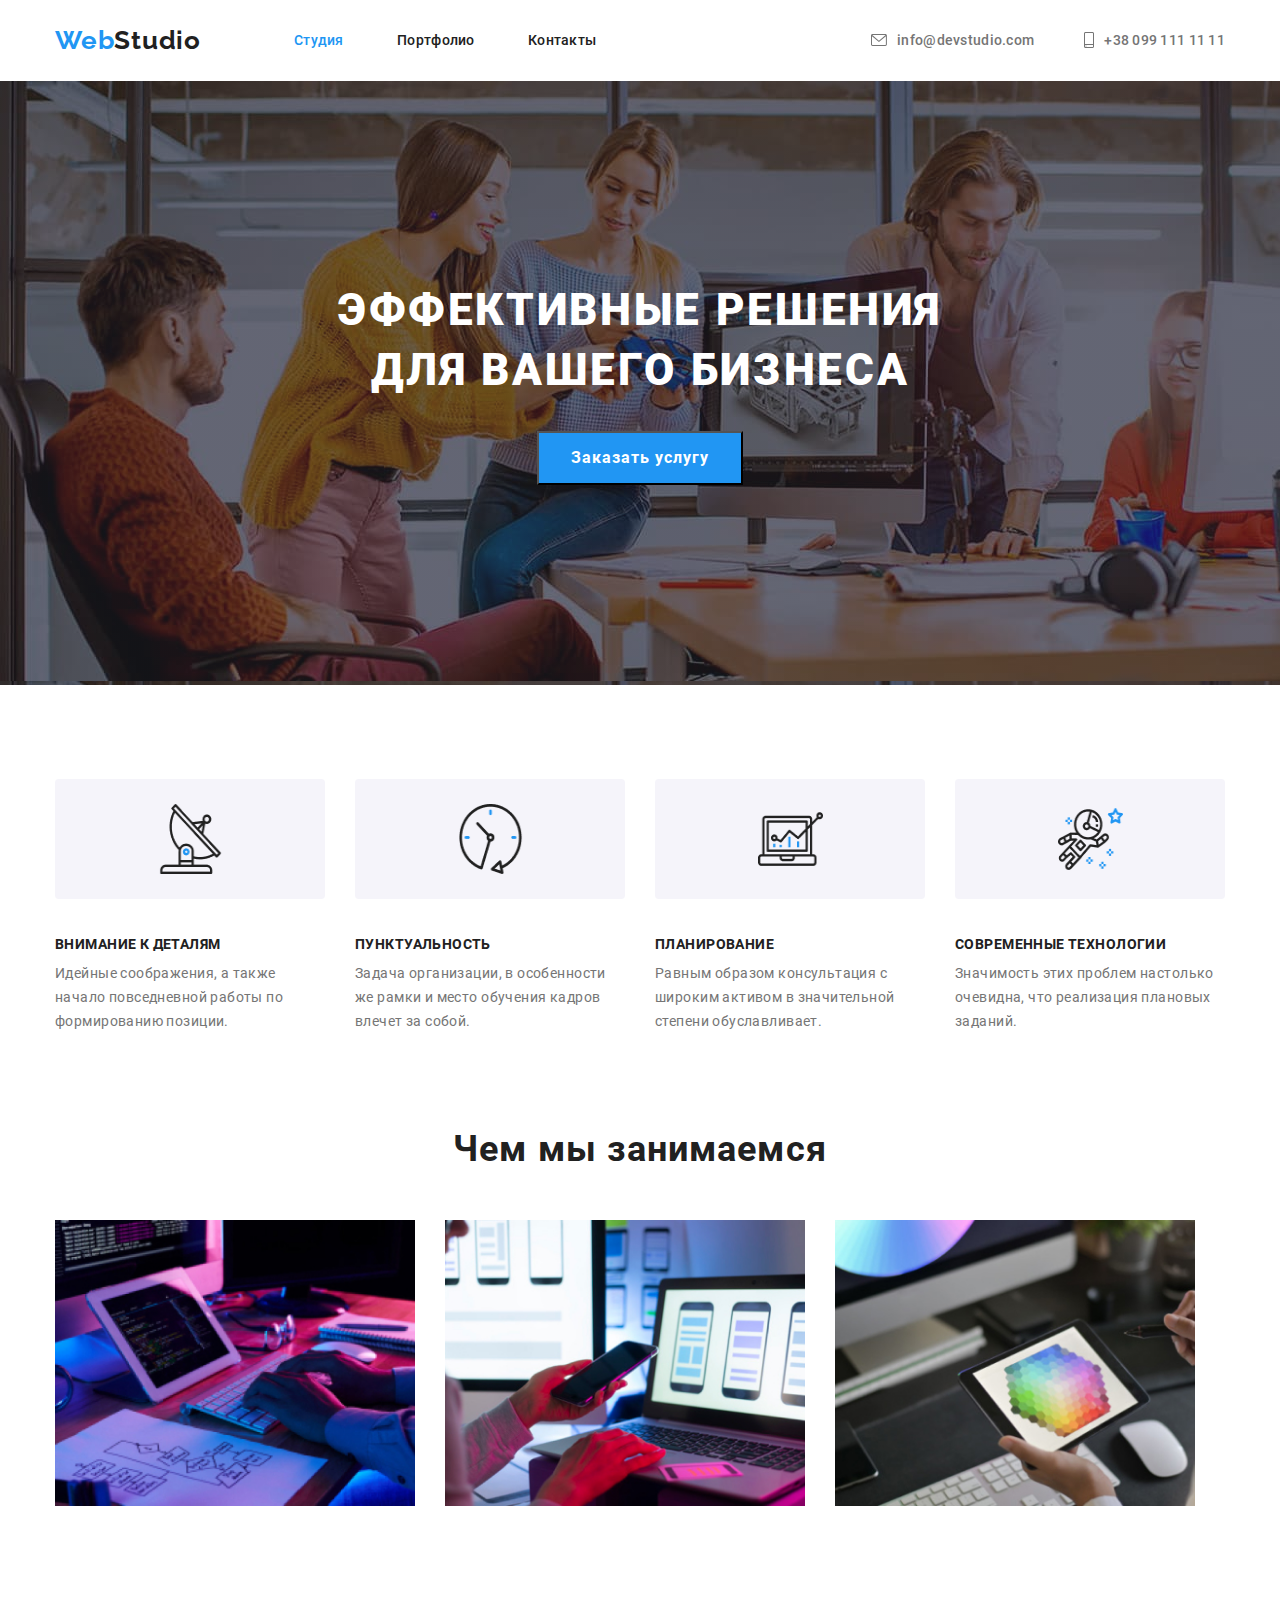
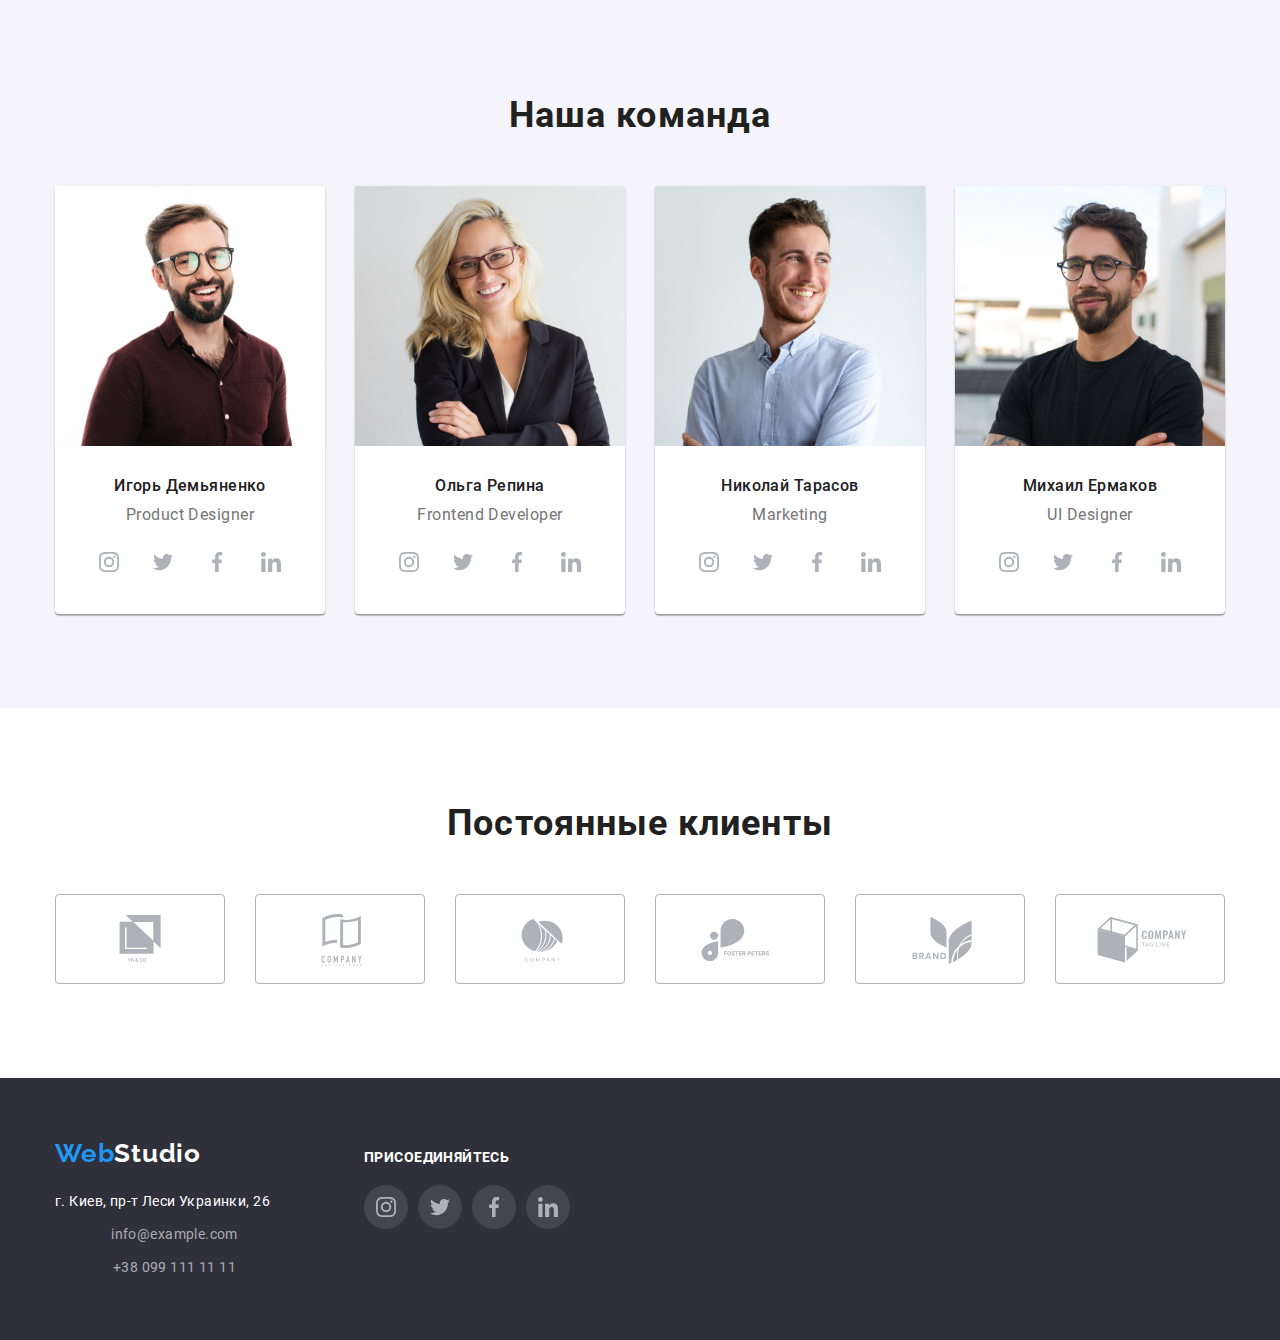
<file: index.html>
<!DOCTYPE html>
<html lang="ru">

<head>
    <meta charset="utf-8" />
    <meta name="viewport" content="width=device-width, initial-scale=1.0" />
    <meta http-equiv="X-UA-Compatible" content="ie=edge" />
    <title>WebStudio</title>
    <link href="https://fonts.googleapis.com/css2?family=Raleway:wght@700&display=swap" rel="stylesheet">
    <link rel="stylesheet"
        href="https://cdnjs.cloudflare.com/ajax/libs/modern-normalize/1.0.0/modern-normalize.min.css">
    <link rel="stylesheet" href="./css/styles.css" />
</head>

<body>

    <header>
        <div class="container header">
            <nav>
                <a href="./index.html" class="logo">Web<span class="logo-1">Studio</span></a>
                <ul class="list">
                    <li class="link-active"><a href="link">Студия</a></li>
                    <li class="link"><a href="./portfolio.html" class="nav-link">Портфолио</a></li>
                    <li class="link"><a href="link" class="nav-link">Контакты</a></li>
                </ul>
            </nav>
            <ul class="contacts-1">
                <li class="link"><a href="mailto:info@devstudio.com" class="nav-link">
                        <svg class="svg-contact" width="16px" height="12px">
                            <use href="./images/icons/symbol-defs.svg#envelope">
                            </use>
                        </svg>info@devstudio.com</a></li>
                <li class="link"><a href="tel.:+380991111111" class="nav-link">
                        <svg class="svg-contact" width="10px" height="16px">
                            <use href="./images/icons/symbol-defs.svg#smartphone">
                            </use>
                        </svg>+38 099 111 11 11</a></li>
            </ul>
        </div>
    </header>

    <main>
        <section class="bg-hero">
            <div class="container">
                <h1 class="title-1">Эффективные решения для вашего бизнеса</h1>
                <button class="button">Заказать услугу</button>
            </div>
        </section>
        <!-- 4 колонки под героем-->
        <section class="our-pref">
            <div class="container">
                <h2 class="visually-hidden">Наши преимущества</h2>
                <ul class="list-preferense">
                    <li class="preferenses">
                        <h3 class="title-3">Внимание к деталям</h3>
                        <span class="text">Идейные соображения, а также начало повседневной работы по формированию
                            позиции.</span>
                    </li>
                    <li class="preferenses">
                        <h3 class="title-3">Пунктуальность</h3>
                        <span>Задача организации, в особенности же рамки и место обучения кадров влечет за собой.</span>
                    </li>
                    <li class="preferenses">
                        <h3 class="title-3">Планирование</h3>
                        <span>Равным образом консультация с широким активом в значительной степени обуславливает.</span>
                    </li>
                    <li class="preferenses">
                        <h3 class="title-3">Современные технологии</h3>
                        <span>Значимость этих проблем настолько очевидна, что реализация плановых заданий.</span>
                    </li>
                </ul>
            </div>
        </section>
        <section class="container-without-pt">
            <!-- картинки -->
            <div class="container">
                <h2 class="title-2">Чем мы занимаемся</h2>
                <ul class="list-images">
                    <li class="img-item"><img src="images/img-1.jpg" width="370" alt=" Набор текста"></li>
                    <li class="img-item"><img src="images/img-2.jpg" width="370" alt="Смартфоны на мониторе"></li>
                    <li class="img-item"><img src="images/img-3.jpg" width="370" alt="Палитра"></li>
                </ul>
            </div>
        </section>
        <section class="our-team">
            <div class="container">
                <h2 class="title-2">Наша команда</h2>
                <ul class="team-list">
                    <li class="team-card">
                        <img src="images/face-1.jpg" width="270" alt="Игорь Демьяненко">
                        <div class="legend">
                            <h3 class="team-title">Игорь Демьяненко</h3>
                            <p class="team">Product Designer</p>
                            <ul class="social">
                                <li class="social-button"> <a href="link" class="social-link">
                                        <svg width="20" height="20">
                                            <use class="social-item" height="20px" width="20px" cx="22" cy="22"
                                                href="./images/icons/symbol-defs.svg#instagram"></use>
                                        </svg></a></li>
                                <li class="social-button"><a href="link" class="social-link">
                                        <svg width="20" height="20">
                                            <use class="social-item" height="20px" width="20px" cx="22" cy="22"
                                                href="./images/icons/symbol-defs.svg#twitter"></use>
                                        </svg></a></li>
                                <li class="social-button"><a href="link" class="social-link">
                                        <svg width="20" height="20">
                                            <use class="social-item" height="20px" width="20px" cx="22" cy="22"
                                                href="./images/icons/symbol-defs.svg#facebook"></use>
                                        </svg></a></li>
                                <li class="social-button"><a href="link" class="social-link">
                                        <svg width="20" height="20">
                                            <use class="social-item" height="20px" width="20px" cx="22" cy="22"
                                                href="./images/icons/symbol-defs.svg#linkedin"></use>
                                        </svg></a></li>
                            </ul>
                        </div>
                    </li>
                    <li class="team-card">
                        <img src="images/face-2.jpg" width="270" alt="Ольга Репина">
                        <div class="legend">
                            <h3 class="team-title">Ольга Репина</h3>
                            <p class="team">Frontend Developer</p>
                            <ul class="social">
                                <li class="social-button"> <a href="link" class="social-link">
                                        <svg width="20" height="20">
                                            <use class="social-item" height="20px" width="20px" cx="22" cy="22"
                                                href="./images/icons/symbol-defs.svg#instagram"></use>
                                        </svg></a></li>
                                <li class="social-button"><a href="link" class="social-link">
                                        <svg width="20" height="20">
                                            <use class="social-item" height="20px" width="20px" cx="22" cy="22"
                                                href="./images/icons/symbol-defs.svg#twitter"></use>
                                        </svg></a></li>
                                <li class="social-button"><a href="link" class="social-link">
                                        <svg width="20" height="20">
                                            <use class="social-item" height="20px" width="20px" cx="22" cy="22"
                                                href="./images/icons/symbol-defs.svg#facebook"></use>
                                        </svg></a></li>
                                <li class="social-button"><a href="link" class="social-link">
                                        <svg width="20" height="20">
                                            <use class="social-item" height="20px" width="20px" cx="22" cy="22"
                                                href="./images/icons/symbol-defs.svg#linkedin"></use>
                                        </svg></a></li>
                            </ul>
                        </div>
                    </li>
                    <li class="team-card">

                        <img src="images/face-3.jpg" width="270" alt="Николай Тарасов">
                        <div class="legend">
                            <h3 class="team-title">Николай Тарасов</h3>
                            <p class="team">Marketing</p>
                            <ul class="social">
                                <li class="social-button"> <a href="link" class="social-link">
                                        <svg width="20" height="20">
                                            <use class="social-item" height="20px" width="20px" cx="22" cy="22"
                                                href="./images/icons/symbol-defs.svg#instagram"></use>
                                        </svg></a></li>
                                <li class="social-button"><a href="link" class="social-link">
                                        <svg width="20" height="20">
                                            <use class="social-item" height="20px" width="20px" cx="22" cy="22"
                                                href="./images/icons/symbol-defs.svg#twitter"></use>
                                        </svg></a></li>
                                <li class="social-button"><a href="link" class="social-link">
                                        <svg width="20" height="20">
                                            <use class="social-item" height="20px" width="20px" cx="22" cy="22"
                                                href="./images/icons/symbol-defs.svg#facebook"></use>
                                        </svg></a></li>
                                <li class="social-button"><a href="link" class="social-link">
                                        <svg width="20" height="20">
                                            <use class="social-item" height="20px" width="20px" cx="22" cy="22"
                                                href="./images/icons/symbol-defs.svg#linkedin"></use>
                                        </svg></a></li>
                            </ul>
                        </div>
                    </li>
                    <li class="team-card">

                        <img src="images/face-4.jpg" width="270" alt="Михаил Ермаков">
                        <div class="legend">
                            <h3 class="team-title">Михаил Ермаков</h3>
                            <p class="team">UI Designer</p>
                            <ul class="social">
                                <li class="social-button"> <a href="link" class="social-link">
                                        <svg width="20" height="20">
                                            <use class="social-item" height="20px" width="20px" cx="22" cy="22"
                                                href="./images/icons/symbol-defs.svg#instagram"></use>
                                        </svg></a></li>
                                <li class="social-button"><a href="link" class="social-link">
                                        <svg width="20" height="20">
                                            <use class="social-item" height="20px" width="20px" cx="22" cy="22"
                                                href="./images/icons/symbol-defs.svg#twitter"></use>
                                        </svg></a></li>
                                <li class="social-button"><a href="link" class="social-link">
                                        <svg width="20" height="20">
                                            <use class="social-item" height="20px" width="20px" cx="22" cy="22"
                                                href="./images/icons/symbol-defs.svg#facebook"></use>
                                        </svg></a></li>
                                <li class="social-button"><a href="link" class="social-link">
                                        <svg width="20" height="20">
                                            <use class="social-item" height="20px" width="20px" cx="22" cy="22"
                                                href="./images/icons/symbol-defs.svg#linkedin"></use>
                                        </svg></a></li>
                            </ul>
                        </div>
                    </li>
                </ul>
            </div>
        </section>
        <!-- our clients  -->
        <section>
            <div class="container clients">
                <h2 class="title-2">Постоянные клиенты</h2>
                <ul class="clients-list">
                    <li class="client-button"> <a href="link" class="client-item"> <svg class="client" width="170"
                                height="90">
                                <use href="./images/icons/symbol-defs.svg#client1"></use>
                            </svg> </a> </li>
                    <li class="client-button"> <a href="link" class="client-item"> <svg class="client" width="170"
                                height="90">
                                <use href="./images/icons/symbol-defs.svg#client2"></use>
                            </svg></a></li>
                    <li class="client-button"><a href="link" class="client-item"><svg class="client" width="170"
                                height="90">
                                <use href="./images/icons/symbol-defs.svg#client3"></use>
                            </svg></a></li>
                    <li class="client-button"><a href="link" class="client-item"><svg class="client" width="170"
                                height="90">
                                <use href="./images/icons/symbol-defs.svg#client4"></use>
                            </svg></a></li>
                    <li class="client-button"><a href="link" class="client-item"><svg class="client" width="170"
                                height="90">
                                <use href="./images/icons/symbol-defs.svg#client5"></use>
                            </svg></a></li>
                    <li class="client-button"><a href="link" class="client-item"><svg class="client" width="170"
                                height="90">
                                <use href="./images/icons/symbol-defs.svg#client6"></use>
                            </svg></a></li>
                </ul>
            </div>
        </section>
    </main>
    <footer class="bg-footer">
        <div class="container">
            <ul class="footer-halfs">
                <li class="half">
                    <a href="./index.html" class="logo">Web<span class="logo-1">Studio</span></a>
                    <address class="adress">
                        <p>г. Киев, пр-т Леси Украинки, 26</p>
                        <ul class="contacts">
                            <li class="contact-footer"><a href="mailto:info@example.com"
                                    class="nav-link">info@example.com</a>
                            </li>
                            <li class="contact-footer"><a href="tel.:+380991111111" class="nav-link">+38 099 111 11
                                    11</a></li>
                        </ul>
                    </address>
                </li>
                <li class="half small">
                    <h3 class="title-3">Присоединяйтесь</h3>
                    <ul class="social">
                        <li class="social-button"> <a href="link" class="social-link">
                                <svg width="20" height="20">
                                    <use class="social-item" height="20px" width="20px" cx="22" cy="22"
                                        href="./images/icons/symbol-defs.svg#instagram"></use>
                                </svg></a></li>
                        <li class="social-button"><a href="link" class="social-link">
                                <svg width="20" height="20">
                                    <use class="social-item" height="20px" width="20px" cx="22" cy="22"
                                        href="./images/icons/symbol-defs.svg#twitter"></use>
                                </svg></a></li>
                        <li class="social-button"><a href="link" class="social-link">
                                <svg width="20" height="20">
                                    <use class="social-item" height="20px" width="20px" cx="22" cy="22"
                                        href="./images/icons/symbol-defs.svg#facebook"></use>
                                </svg></a></li>
                        <li class="social-button"><a href="link" class="social-link">
                                <svg width="20" height="20">
                                    <use class="social-item" height="20px" width="20px" cx="22" cy="22"
                                        href="./images/icons/symbol-defs.svg#linkedin"></use>
                                </svg></a></li>
                    </ul>
                </li>
            </ul>


        </div>
    </footer>
</body>

</html>
</file>
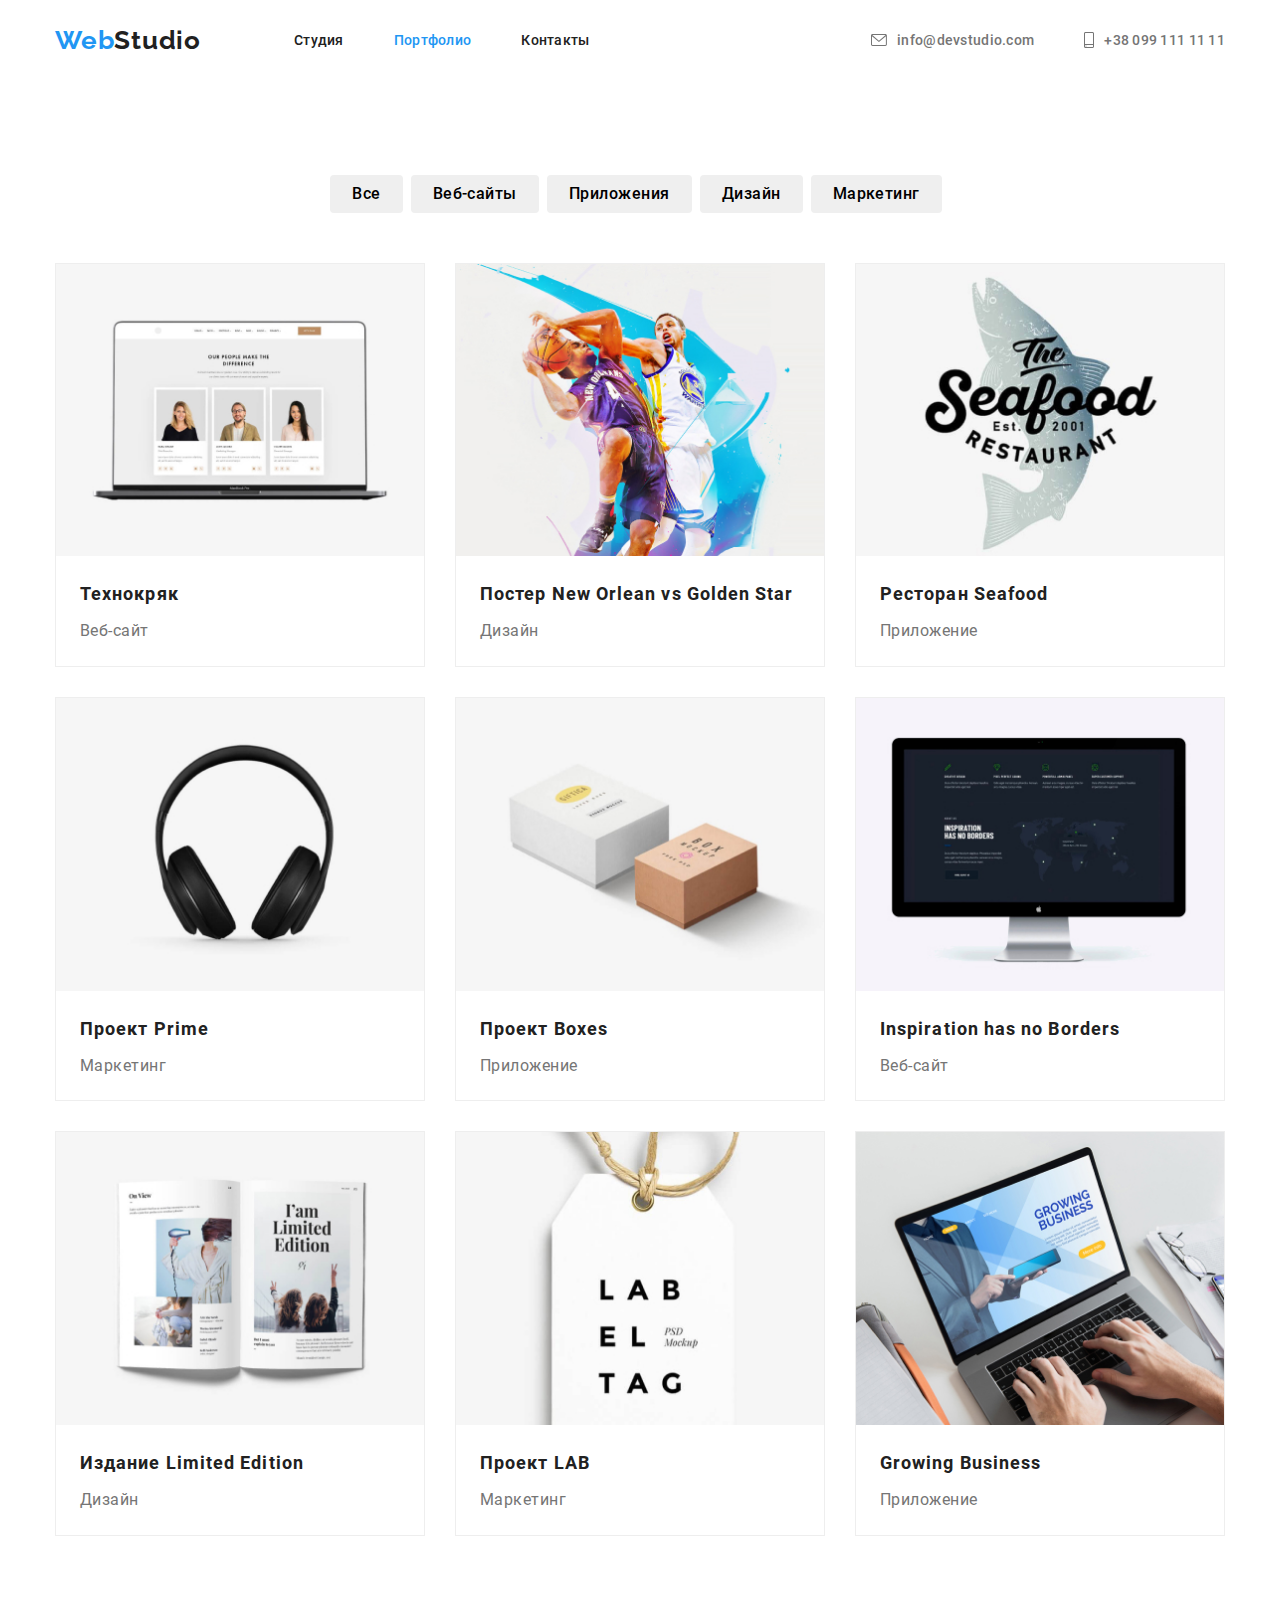
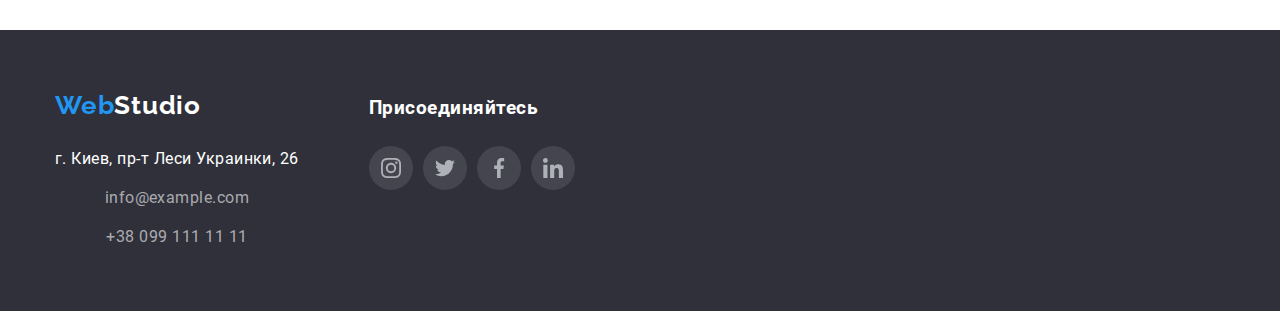
<file: portfolio.html>
<!DOCTYPE html>
<html lang="ru">

<head>
    <meta charset="UTF-8">
    <meta name="viewport" content="width=device-width, initial-scale=1.0">
    <meta http-equiv="X-UA-Compatible" content="ie=edge" />
    <title>Portfolio</title>
    <link href="https://fonts.googleapis.com/css2?family=Raleway:wght@700&display=swap" rel="stylesheet">
    <link rel="stylesheet"
        href="https://cdnjs.cloudflare.com/ajax/libs/modern-normalize/1.0.0/modern-normalize.min.css">
    <link rel="stylesheet" href="./css/styles-2.css" />
</head>

<body>
    <header>
        <div class="container header">
            <nav>
                <a href="./index.html" class="logo">Web<span class="logo-1">Studio</span></a>
                <ul class="list-nav">
                    <li class="link"><a href="./index.html" class="nav-link">Студия</a></li>
                    <li class="link-active"><a href="./portfolio.html" class="nav-link">Портфолио</a></li>
                    <li class="link"><a href="link" class="nav-link">Контакты</a></li>
                </ul>
            </nav>
            <ul class="contacts-1">
                <li class="link"><a href="mailto:info@devstudio.com" class="nav-link">
                        <svg class="svg-contact" width="16px" height="12px">
                            <use href="./images/icons/symbol-defs.svg#envelope">
                            </use>
                        </svg>info@devstudio.com</a></li>
                <li class="link"><a href="tel.:+380991111111" class="nav-link">
                        <svg class="svg-contact" width="10px" height="16px">
                            <use href="./images/icons/symbol-defs.svg#smartphone">
                            </use>
                        </svg>+38 099 111 11 11</a></li>
            </ul>
        </div>
    </header>
    <main>
        <section class="grand-section">
            <div class="container">
                <h1 class="visually-hidden">Наши проекты</h1>
                <div class="buttons">
                    <ul class="list-btn">
                        <li><button class="button">Все</button></li>
                        <li><button class="button">Веб-сайты</button></li>
                        <li><button class="button">Приложения</button></li>
                        <li><button class="button">Дизайн</button></li>
                        <li><button class="button">Маркетинг</button></li>
                    </ul>
                </div>
                <div class="our-works">
                    <ul class="list">
                        <li class="card">
                            <a href="link" class="work-card"><img src="./images/project-1.jpg" alt="Технокряк"
                                    width="370">
                                <div class="legend">
                                    <h2 class="title">Технокряк</h2>
                                    <p>Веб-сайт</p>
                                </div>
                            </a>
                        </li>
                        <li class="card">
                            <a href="link" class="work-card"><img src="./images/project-2.jpg" alt="Спорт" width="370">
                                <div class="legend">
                                    <h2 class="title">Постер New Orlean vs Golden Star</h2>
                                    <p>Дизайн</p>
                                </div>
                            </a>
                        </li>
                        <li class="card">
                            <a href="link" class="work-card">
                                <img src="./images/project-3.jpg" alt="Вывеска" width="370">
                                <div class="legend">
                                    <h2 class="title">Ресторан Seafood</h2>
                                    <p>Приложение</p>
                                </div>
                            </a>
                        </li>
                        <li class="card">
                            <a href="link" class="work-card">
                                <img src="./images/project-4.jpg" alt="Наушники" width="370">
                                <div class="legend">
                                    <h2 class="title">Проект Prime</h2>
                                    <p>Маркетинг</p>
                                </div>
                            </a>
                        </li>
                        <li class="card">
                            <a href="link" class="work-card">
                                <img src="./images/project-5.jpg" alt="Коробки" width="370">
                                <div class="legend">
                                    <h2 class="title">Проект Boxes</h2>
                                    <p>Приложение</p>
                                </div>
                            </a>
                        </li>
                        <li class="card">
                            <a href="link" class="work-card">
                                <img src="./images/project-6.jpg" alt="Монитор" width="370">
                                <div class="legend">
                                    <h2 class="title">Inspiration has no Borders</h2>
                                    <p>Веб-сайт</p>
                                </div>
                            </a>
                        </li>
                        <li class="card">
                            <a href="link" class="work-card">
                                <img src="./images/project-7.jpg" alt="Журнал" width="370">
                                <div class="legend">
                                    <h2 class="title">Издание Limited Edition</h2>
                                    <p>Дизайн</p>
                                </div>
                            </a>
                        </li>
                        <li class="card">
                            <a href="link" class="work-card">
                                <img src="./images/project-8.jpg" alt="Бирка" width="370">
                                <div class="legend">
                                    <h2 class="title">Проект LAB</h2>
                                    <p>Маркетинг</p>
                                </div>
                            </a>
                        </li>
                        <li class="card">
                            <a href="link" class="work-card">
                                <img src="./images/project-9.jpg" alt="Ноутбук" width="370">
                                <div class="legend">
                                    <h2 class="title">Growing Business</h2>
                                    <p>Приложение</p>
                                </div>
                            </a>
                        </li>
                    </ul>
                </div>
            </div>
        </section>
    </main>
    <footer class="bg-footer">
        <div class="container">
            <ul class="footer-halfs">
                <li class="half">
                    <a href="./index.html" class="logo">Web<span class="logo-1">Studio</span></a>
                    <address class="adress">
                        <p>г. Киев, пр-т Леси Украинки, 26</p>
                        <ul class="contacts">
                            <li class="contact-footer"><a href="mailto:info@example.com"
                                    class="nav-link">info@example.com</a>
                            </li>
                            <li class="contact-footer"><a href="tel.:+380991111111" class="nav-link">+38 099 111 11
                                    11</a></li>
                        </ul>
                    </address>
                </li>
                <li class="half small">
                    <h3 class="title-3">Присоединяйтесь</h3>
                    <ul class="social">
                        <li class="social-button"> <a href="link" class="social-link">
                                <svg width="20" height="20">
                                    <use class="social-item" height="20px" width="20px" cx="22" cy="22"
                                        href="./images/icons/symbol-defs.svg#instagram"></use>
                                </svg></a></li>
                        <li class="social-button"><a href="link" class="social-link">
                                <svg width="20" height="20">
                                    <use class="social-item" height="20px" width="20px" cx="22" cy="22"
                                        href="./images/icons/symbol-defs.svg#twitter"></use>
                                </svg></a></li>
                        <li class="social-button"><a href="link" class="social-link">
                                <svg width="20" height="20">
                                    <use class="social-item" height="20px" width="20px" cx="22" cy="22"
                                        href="./images/icons/symbol-defs.svg#facebook"></use>
                                </svg></a></li>
                        <li class="social-button"><a href="link" class="social-link">
                                <svg width="20" height="20">
                                    <use class="social-item" height="20px" width="20px" cx="22" cy="22"
                                        href="./images/icons/symbol-defs.svg#linkedin"></use>
                                </svg></a></li>
                    </ul>
                </li>
            </ul>


        </div>
    </footer>
</body>

</html>
</file>
<file: css/styles.css>
/*fonts*/
/* roboto-regular - latin_cyrillic */
@font-face {
  font-family: 'Roboto';
  font-style: normal;
  font-weight: 400;
  src: url('../fonts/roboto-v20-latin_cyrillic-regular.eot'); /* IE9 Compat Modes */
  src: local('Roboto'), local('Roboto-Regular'),
    url('../fonts/roboto-v20-latin_cyrillic-regular.eot?#iefix')
      format('embedded-opentype'),
    /* IE6-IE8 */ url('../fonts/roboto-v20-latin_cyrillic-regular.woff2')
      format('woff2'),
    /* Super Modern Browsers */
      url('../fonts/roboto-v20-latin_cyrillic-regular.woff') format('woff'),
    /* Modern Browsers */ url('../fonts/roboto-v20-latin_cyrillic-regular.ttf')
      format('truetype'),
    /* Safari, Android, iOS */
      url('../fonts/roboto-v20-latin_cyrillic-regular.svg#Roboto') format('svg'); /* Legacy iOS */
}
/* roboto-500 - latin_cyrillic */
@font-face {
  font-family: 'Roboto';
  font-style: normal;
  font-weight: 500;
  src: url('../fonts/roboto-v20-latin_cyrillic-500.eot'); /* IE9 Compat Modes */
  src: local('Roboto Medium'), local('Roboto-Medium'),
    url('../fonts/roboto-v20-latin_cyrillic-500.eot?#iefix')
      format('embedded-opentype'),
    /* IE6-IE8 */ url('../fonts/roboto-v20-latin_cyrillic-500.woff2')
      format('woff2'),
    /* Super Modern Browsers */
      url('../fonts/roboto-v20-latin_cyrillic-500.woff') format('woff'),
    /* Modern Browsers */ url('../fonts/roboto-v20-latin_cyrillic-500.ttf')
      format('truetype'),
    /* Safari, Android, iOS */
      url('../fonts/roboto-v20-latin_cyrillic-500.svg#Roboto') format('svg'); /* Legacy iOS */
}
/* roboto-700 - latin_cyrillic */
@font-face {
  font-family: 'Roboto';
  font-style: normal;
  font-weight: 700;
  src: url('../fonts/roboto-v20-latin_cyrillic-700.eot'); /* IE9 Compat Modes */
  src: local('Roboto Bold'), local('Roboto-Bold'),
    url('../fonts/roboto-v20-latin_cyrillic-700.eot?#iefix')
      format('embedded-opentype'),
    /* IE6-IE8 */ url('../fonts/roboto-v20-latin_cyrillic-700.woff2')
      format('woff2'),
    /* Super Modern Browsers */
      url('../fonts/roboto-v20-latin_cyrillic-700.woff') format('woff'),
    /* Modern Browsers */ url('../fonts/roboto-v20-latin_cyrillic-700.ttf')
      format('truetype'),
    /* Safari, Android, iOS */
      url('../fonts/roboto-v20-latin_cyrillic-700.svg#Roboto') format('svg'); /* Legacy iOS */
}
/* roboto-900 - latin_cyrillic */
@font-face {
  font-family: 'Roboto';
  font-style: normal;
  font-weight: 900;
  src: url('../fonts/roboto-v20-latin_cyrillic-900.eot'); /* IE9 Compat Modes */
  src: local('Roboto Black'), local('Roboto-Black'),
    url('../fonts/roboto-v20-latin_cyrillic-900.eot?#iefix')
      format('embedded-opentype'),
    /* IE6-IE8 */ url('../fonts/roboto-v20-latin_cyrillic-900.woff2')
      format('woff2'),
    /* Super Modern Browsers */
      url('../fonts/roboto-v20-latin_cyrillic-900.woff') format('woff'),
    /* Modern Browsers */ url('../fonts/roboto-v20-latin_cyrillic-900.ttf')
      format('truetype'),
    /* Safari, Android, iOS */
      url('../fonts/roboto-v20-latin_cyrillic-900.svg#Roboto') format('svg'); /* Legacy iOS */
}

:root {
  --main-text: #757575;
  --accent-color: #2196f3;
  --title-color: #212121;
  --white: #ffffff;
  --hero-bg: #2f303a;
  --adress-color: rgba(255, 255, 255, 0.6);
  --bg-items: #f5f4fa;
  --social-item: #afb1b8;
}
html {
  box-sizing: border-box;
}
*,
*::before,
*::after {
  box-sizing: inherit;
}
body {
  font-family: Roboto, sans-serif;
  font-weight: 400;
  font-size: 14px;
  line-height: 1.71;
  letter-spacing: 0.03em;
  color: var(--main-text);
  /* width: auto; */
}
img {
  display: block;
  max-width: 100%;
  height: auto;
}
h1,
h2,
h3,
p {
  margin: 0;
}
address {
  font-style: normal;
}
a {
  color: inherit;
  text-decoration: none;
}
ul {
  padding: 0;
  list-style: none;
  margin: 0;
}

.logo,
.logo-1,
.link,
.link-active,
.link-too {
  display: inline-block;
}
.container {
  padding-left: 15px;
  padding-right: 15px;
  margin-left: auto;
  margin-right: auto;
  width: 1200px;
}

/* header */
.header {
  padding-top: 25px;
  padding-bottom: 25px;
  display: flex;
  align-items: center;
}
nav {
  display: flex;
  align-items: center;
}
.link,
.link-active {
  font-weight: 500;
  font-size: 14px;
  line-height: 1.143;
  letter-spacing: 0.02em;
}
.link:not(:last-child) {
  margin-right: 50px;
}

.link-active {
  margin-right: 50px;
  color: var(--accent-color);
}
.link {
  color: var(--main-text);
}
nav .link {
  color: var(--title-color);
}
.nav-link {
  display: flex;
  align-items: center;
  justify-content: center;
}
.contacts-1 {
  display: flex;
  margin-left: auto;
  align-items: flex-end;
  margin-top: 0;
}
.logo,
.logo-1 {
  font-family: 'Raleway', sans-serif;
  font-weight: 700;
  font-size: 26px;
  line-height: 1.192;
  letter-spacing: 0.03em;
}
.logo {
  color: var(--accent-color);
  margin-right: 93px;
}
.logo-1 {
  color: var(--title-color);
}
.nav-link:hover,
.nav-link:focus,
.nav-link:hover .svg-contact,
.nav-link:focus .svg-contact {
  color: var(--accent-color);
  fill: var(--accent-color);
}

.svg-contact {
  margin-right: 10px;
  fill: var(--main-text);
}
/* hero */
.bg-hero,
.bg-footer {
  background-color: var(--hero-bg);
  margin: 0;
}

.bg-hero {
  text-align: center;
  padding-top: 200px;
  padding-bottom: 200px;
  background-image: linear-gradient(
      to right,
      rgba(47, 48, 58, 0.4),
      rgba(47, 48, 58, 0.4)
    ),
    url(../images/bg.jpg);
}
.visually-hidden {
  position: absolute !important;
  clip: rect(1px 1px 1px 1px);
  clip: rect(1px, 1px, 1px, 1px);
  padding: 0 !important;
  border: 0 !important;
  height: 1px !important;
  width: 1px !important;
  overflow: hidden;
}
.title-1 {
  font-weight: 900;
  font-size: 44px;
  line-height: 1.36;
  /* text-align: center; */
  letter-spacing: 0.06em;
  text-transform: uppercase;
  color: var(--white);
  width: 696px;
  /* height: 120px; */
  margin-left: auto;
  margin-right: auto;
}
.button {
  font-weight: 700;
  font-size: 16px;
  line-height: 1.87;
  letter-spacing: 0.06em;
  background-color: var(--accent-color);
  color: var(--white);
  text-align: center;
  margin-top: 30px;
  padding: 10px 32px;
  margin-left: auto;
  margin-left: auto;
}

/* our preferences */
.our-pref,
.our-team {
  padding-top: 94px;
  padding-bottom: 94px;
}

.title-2,
.title-3 {
  font-weight: 700;
  letter-spacing: 0.03em;
  color: var(--title-color);
}
.title-2 {
  font-size: 36px;
  line-height: 1.167;
  margin-bottom: 50px;
  text-align: center;
}
.title-3 {
  font-size: 14px;
  line-height: 1.143;
  margin-bottom: 10px;
  text-transform: uppercase;
}
.list-preferense {
  display: inline-flex;
  flex-wrap: wrap;
  /* margin-left: -30px; */
  /* margin-top: -94px; */
}
.preferenses {
  /* margin-top: 94px; */
  flex-basis: calc(100% / 4 - 30px);
}
.preferenses:not(:first-child) {
  margin-left: 30px;
}
.preferenses::before {
  display: inline-block;
  content: '';
  width: 270px;
  height: 120px;
  border-radius: 4px;
  background: var(--bg-items);
  background-repeat: no-repeat;
  background-position: center;
  background-size: 65px 70px;
  margin-bottom: 30px;
}
.preferenses:nth-child(1)::before {
  background-image: url(../images/icons/antenna.png);
}
.preferenses:nth-child(2)::before {
  background-image: url(../images/icons/clock.png);
}
.preferenses:nth-child(3)::before {
  background-image: url(../images/icons/diagram.png);
}
.preferenses:nth-child(4)::before {
  background-image: url(../images/icons/astronaut.png);
}
/* container-without-pt */
.container-without-pt {
  padding-bottom: 94px;
}
.list-images {
  display: flex;
  flex-wrap: wrap;
  /* margin-left: -30px;
  margin-top: -50px; */
}
.img-item {
  /* margin-left: 30px;
  margin-top: 50px; */
  flex-basis: calc(100% / 3 - 30px);
}
.img-item:not(:first-child) {
  margin-left: 30px;
}
/* our-team */
.our-team {
  background-color: #f5f4fa;
}
.team {
  font-weight: 400;
  font-size: 16px;
  line-height: 1.1875;
  text-align: center;
  letter-spacing: 0.03em;
  margin-bottom: 16px;
}
.team-title {
  font-weight: 500;
  color: var(--title-color);
  font-size: 16px;
  line-height: 1.1875;
  text-align: center;
  margin-bottom: 10px;
}
.legend {
  padding: 30px 32px;
  box-sizing: border-box;
}

.team-list {
  display: flex;
  flex-wrap: wrap;
}
.team-card {
  box-shadow: 0px 1px 3px rgba(0, 0, 0, 0.12), 0px 1px 1px rgba(0, 0, 0, 0.14),
    0px 2px 1px rgba(0, 0, 0, 0.2);
  border-radius: 0px 0px 4px 4px;
  background-color: var(--white);
  /* margin-top: 50px;*/
  margin-left: 30px;
  flex-basis: calc(100% / 4 - 30px);
}
.team-card:nth-child(4n + 1) {
  margin-left: 0;
}
.social-button:not(:last-child) {
  margin-right: 10px;
}
.social {
  display: flex;
}
.social-item {
  fill: var(--social-item);
}
.social-link {
  display: inline-block;
  width: 44px;
  height: 44px;
  border-radius: 22px;
  background-color: #fff;
  padding: 12px;
}
.social-link:hover,
.social-link:focus {
  background-color: var(--accent-color);
}
.social-link:hover .social-item {
  fill: var(--white);
}
.social-link:focus .social-item {
  fill: var(--white);
}

/* our clients */
.clients {
  padding-top: 94px;
  padding-bottom: 94px;
}
.clients-list {
  display: flex;
}
.client-button {
  margin-right: 30px;
  height: 90px;
  width: 170px;
}
.client-item {
  display: inline-block;
  /* box-sizing: border-box; */
  height: inherit;
  width: inherit;
  border-color: var(--social-item);
  border-radius: 4px;
  border-width: 1px;
  border-style: solid;
}
.client-item:not(:last-child) {
  margin-right: 30px;
}
.client-item:focus,
.client-item:hover {
  border-color: var(--accent-color);
}
.client {
  fill: var(--social-item);
}

.client-item:hover .client,
.client-item:focus .client {
  fill: var(--accent-color);
}

/* footer */
.bg-footer .logo-1,
.bg-footer .adress {
  color: var(--white);
}
.bg-footer .contacts {
  color: var(--adress-color);
}

.adress {
  margin-top: 20px;
  /* height: 20px; */
}
.contact-footer {
  margin-top: 9px;
}
.bg-footer {
  padding-top: 60px;
  padding-bottom: 60px;
}
.bg-footer .title-3 {
  color: var(--white);
  margin-bottom: 20px;
}
.bg-footer .social-link {
  background-color: rgba(255, 255, 255, 0.1);
}
.social-link:hover,
.social-link:focus {
  background-color: var(--accent-color);
}
.footer-halfs {
  display: flex;
  align-items: baseline;
}
.half + .half {
  margin-left: 70px;
}
</file>
<file: css/styles-2.css>
/*fonts*/
/* roboto-regular - latin_cyrillic */
@font-face {
  font-family: 'Roboto';
  font-style: normal;
  font-weight: 400;
  src: url('../fonts/roboto-v20-latin_cyrillic-regular.eot'); /* IE9 Compat Modes */
  src: local('Roboto'), local('Roboto-Regular'),
    url('../fonts/roboto-v20-latin_cyrillic-regular.eot?#iefix')
      format('embedded-opentype'),
    /* IE6-IE8 */ url('../fonts/roboto-v20-latin_cyrillic-regular.woff2')
      format('woff2'),
    /* Super Modern Browsers */
      url('../fonts/roboto-v20-latin_cyrillic-regular.woff') format('woff'),
    /* Modern Browsers */ url('../fonts/roboto-v20-latin_cyrillic-regular.ttf')
      format('truetype'),
    /* Safari, Android, iOS */
      url('../fonts/roboto-v20-latin_cyrillic-regular.svg#Roboto') format('svg'); /* Legacy iOS */
}
/* roboto-500 - latin_cyrillic */
@font-face {
  font-family: 'Roboto';
  font-style: normal;
  font-weight: 500;
  src: url('../fonts/roboto-v20-latin_cyrillic-500.eot'); /* IE9 Compat Modes */
  src: local('Roboto Medium'), local('Roboto-Medium'),
    url('../fonts/roboto-v20-latin_cyrillic-500.eot?#iefix')
      format('embedded-opentype'),
    /* IE6-IE8 */ url('../fonts/roboto-v20-latin_cyrillic-500.woff2')
      format('woff2'),
    /* Super Modern Browsers */
      url('../fonts/roboto-v20-latin_cyrillic-500.woff') format('woff'),
    /* Modern Browsers */ url('../fonts/roboto-v20-latin_cyrillic-500.ttf')
      format('truetype'),
    /* Safari, Android, iOS */
      url('../fonts/roboto-v20-latin_cyrillic-500.svg#Roboto') format('svg'); /* Legacy iOS */
}
/* roboto-700 - latin_cyrillic */
@font-face {
  font-family: 'Roboto';
  font-style: normal;
  font-weight: 700;
  src: url('../fonts/roboto-v20-latin_cyrillic-700.eot'); /* IE9 Compat Modes */
  src: local('Roboto Bold'), local('Roboto-Bold'),
    url('../fonts/roboto-v20-latin_cyrillic-700.eot?#iefix')
      format('embedded-opentype'),
    /* IE6-IE8 */ url('../fonts/roboto-v20-latin_cyrillic-700.woff2')
      format('woff2'),
    /* Super Modern Browsers */
      url('../fonts/roboto-v20-latin_cyrillic-700.woff') format('woff'),
    /* Modern Browsers */ url('../fonts/roboto-v20-latin_cyrillic-700.ttf')
      format('truetype'),
    /* Safari, Android, iOS */
      url('../fonts/roboto-v20-latin_cyrillic-700.svg#Roboto') format('svg'); /* Legacy iOS */
}
/* roboto-900 - latin_cyrillic */
@font-face {
  font-family: 'Roboto';
  font-style: normal;
  font-weight: 900;
  src: url('../fonts/roboto-v20-latin_cyrillic-900.eot'); /* IE9 Compat Modes */
  src: local('Roboto Black'), local('Roboto-Black'),
    url('../fonts/roboto-v20-latin_cyrillic-900.eot?#iefix')
      format('embedded-opentype'),
    /* IE6-IE8 */ url('../fonts/roboto-v20-latin_cyrillic-900.woff2')
      format('woff2'),
    /* Super Modern Browsers */
      url('../fonts/roboto-v20-latin_cyrillic-900.woff') format('woff'),
    /* Modern Browsers */ url('../fonts/roboto-v20-latin_cyrillic-900.ttf')
      format('truetype'),
    /* Safari, Android, iOS */
      url('../fonts/roboto-v20-latin_cyrillic-900.svg#Roboto') format('svg'); /* Legacy iOS */
}
:root {
  --main-text: #757575;
  --accent-color: #2196f3;
  --title-color: #212121;
  --white: #ffffff;
  --hero-bg: #2f303a;
  --adress-color: rgba(255, 255, 255, 0.6);
  --social-item: #afb1b8;
}
html {
  box-sizing: border-box;
}
*,
*::before,
*::after {
  box-sizing: inherit;
}
body {
  font-family: Roboto, sans-serif;
  font-weight: 400;
  font-size: 16px;
  line-height: 1.87;
  letter-spacing: 0.03em;
  color: var(--main-text);
  width: auto;
}
img {
  display: block;
  max-width: 100%;
  height: auto;
}
h1,
h2,
h3,
p {
  margin: 0;
}
address {
  font-style: normal;
}
a {
  color: inherit;
  text-decoration: none;
}
ul {
  padding: 0;
  margin: 0;
  list-style: none;
}

.bg-footer {
  background-color: var(--hero-bg);
  margin: 0;
  padding-top: 60px;
  padding-bottom: 60px;
}

.button {
  font-family: Roboto, sans-serif;
  font-weight: 500;
  font-size: 16px;
  line-height: 1.62;
  text-align: center;
  letter-spacing: 0.03em;
  cursor: pointer;
  padding: 6px 22px;
  border: 0;
  border-radius: 4px;
  margin-right: 8px;
}

.logo,
.logo-1 {
  font-family: 'Raleway', sans-serif;
  font-weight: 700;
  font-size: 26px;
  line-height: 1.192;
  letter-spacing: 0.03em;
}
.logo {
  color: var(--accent-color);
  margin-right: 93px;
}
.logo-1 {
  color: var(--title-color);
}
.link-active,
.link {
  font-weight: 500;
  font-size: 14px;
  line-height: 1.143;
  letter-spacing: 0.02em;
}

.link-active {
  margin-right: 50px;
  color: var(--accent-color);
}
.link:not(:last-child) {
  margin-right: 50px;
}

.link {
  color: var(--main-text);
}
nav .link {
  color: var(--title-color);
}
.nav-link:hover,
.nav-link:focus,
.nav-link:hover .svg-contact,
.nav-link:focus .svg-contact {
  color: var(--accent-color);
  fill: var(--accent-color);
}

.svg-contact {
  margin-right: 10px;
  fill: var(--main-text);
}
.bg-footer .logo-1,
.bg-footer .adress {
  color: var(--white);
}
.bg-footer .contacts {
  color: var(--adress-color);
}
.button:hover,
button:focus {
  background-color: var(--accent-color);
  color: var(--white);
  box-shadow: 0px 3px 1px rgba(0, 0, 0, 0.1), 0px 1px 2px rgba(0, 0, 0, 0.08),
    0px 2px 2px rgba(0, 0, 0, 0.12);
  border-radius: 4px;
}
.header {
  padding-top: 25px;
  padding-bottom: 25px;
  display: flex;
  align-items: center;
}
nav {
  display: flex;
  align-items: center;
}
.list-nav {
  display: flex;
}
.contacts-1 {
  display: flex;
  margin-left: auto;
  align-items: flex-end;
  margin-top: 0;
}
.nav-link {
  display: flex;
  align-items: center;
  justify-content: center;
}
.visually-hidden {
  position: absolute !important;
  clip: rect(1px 1px 1px 1px);
  clip: rect(1px, 1px, 1px, 1px);
  padding: 0 !important;
  border: 0 !important;
  height: 1px !important;
  width: 1px !important;
  overflow: hidden;
}
.adress {
  margin-top: 20px;
}
.contact-footer {
  margin-top: 9px;
}
.container {
  padding-left: 15px;
  padding-right: 15px;
  width: 1200px;
  margin-left: auto;
  margin-right: auto;
  align-items: center;
}
.grand-section {
  padding-top: 94px;
  padding-bottom: 94px;
}
.list-btn {
  display: flex;
  justify-content: center;
}
.buttons {
  margin-bottom: 50px;
}
.title {
  font-weight: 700;
  font-size: 18px;
  line-height: 2;
  letter-spacing: 0.06em;
  color: var(--title-color);
  margin-bottom: 4px;
}
.card {
  border: 1px solid #eeeeee;
  width: 370px;
  margin-top: 30px;
  margin-left: 30px;
  flex-basis: calc(100% / 3 - 30px);
}
.list {
  display: flex;
  flex-wrap: wrap;
  margin-top: -30px;
  margin-left: -30px;
}

.our.works {
  padding-top: 50px;
  padding-bottom: 94px;
}
.legend {
  padding: 20px 24px;
}
.work-card {
  display: block;
  /* size: 100%; */
}
.work-card:hover,
.work-card:focus {
  box-shadow: 0px 1px 1px rgba(0, 0, 0, 0.12), 0px 4px 4px rgba(0, 0, 0, 0.06),
    1px 4px 6px rgba(0, 0, 0, 0.16);
}
.contact-footer:not(:first-child) {
  margin-top: 9px;
}
.bg-footer .title-3 {
  color: var(--white);
  margin-bottom: 20px;
}
.bg-footer .social-bg {
  fill: rgba(255, 255, 255, 0.1);
}
.footer-halfs {
  display: flex;
  align-items: baseline;
}
.half + .half {
  margin-left: 70px;
}
.social-link:not(:last-child) {
  margin-right: 10px;
}
.social {
  display: flex;
}
.social-item {
  fill: var(--social-item);
}
.social-link:hover .social-item {
  fill: var(--white);
}
.social-link:focus .social-item {
  fill: var(--white);
}
.social-button:not(:last-child) {
  margin-right: 10px;
}
.social-link {
  display: inline-block;
  width: 44px;
  height: 44px;
  border-radius: 22px;
  background-color: rgba(255, 255, 255, 0.1);
  padding: 12px;
}
.social-link:hover,
.social-link:focus {
  background-color: var(--accent-color);
}
</file>
